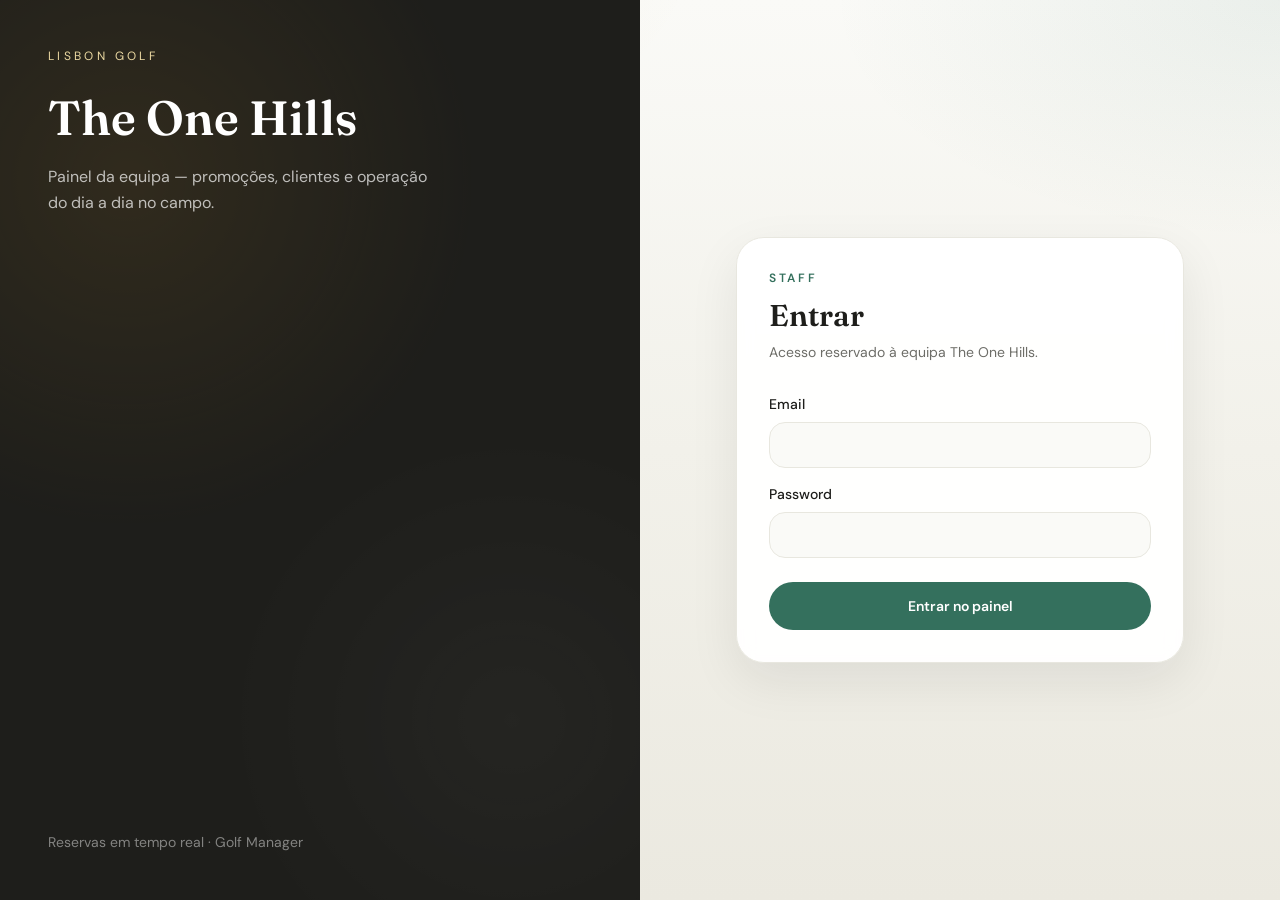
<file: index.html>
<!doctype html>
<html lang="pt">
  <head>
    <meta charset="UTF-8" />
    <meta name="viewport" content="width=device-width, initial-scale=1.0" />
    <title>The One Hills — Admin</title>
    <link rel="preconnect" href="https://fonts.googleapis.com" />
    <link rel="preconnect" href="https://fonts.gstatic.com" crossorigin />
    <link
      href="https://fonts.googleapis.com/css2?family=DM+Sans:ital,opsz,wght@0,9..40,400;0,9..40,500;0,9..40,600;0,9..40,700&family=Fraunces:opsz,wght@9..144,600;9..144,700&display=swap"
      rel="stylesheet"
    />
    <script type="module" crossorigin src="./assets/index-BE6hZ_y2.js"></script>
    <link rel="stylesheet" crossorigin href="./assets/index-CDrcdBH3.css">
  </head>
  <body>
    <div id="root"></div>
  </body>
</html>
</file>
<file: assets/index-CDrcdBH3.css>
*,:before,:after{--tw-border-spacing-x: 0;--tw-border-spacing-y: 0;--tw-translate-x: 0;--tw-translate-y: 0;--tw-rotate: 0;--tw-skew-x: 0;--tw-skew-y: 0;--tw-scale-x: 1;--tw-scale-y: 1;--tw-pan-x: ;--tw-pan-y: ;--tw-pinch-zoom: ;--tw-scroll-snap-strictness: proximity;--tw-gradient-from-position: ;--tw-gradient-via-position: ;--tw-gradient-to-position: ;--tw-ordinal: ;--tw-slashed-zero: ;--tw-numeric-figure: ;--tw-numeric-spacing: ;--tw-numeric-fraction: ;--tw-ring-inset: ;--tw-ring-offset-width: 0px;--tw-ring-offset-color: #fff;--tw-ring-color: rgb(59 130 246 / .5);--tw-ring-offset-shadow: 0 0 #0000;--tw-ring-shadow: 0 0 #0000;--tw-shadow: 0 0 #0000;--tw-shadow-colored: 0 0 #0000;--tw-blur: ;--tw-brightness: ;--tw-contrast: ;--tw-grayscale: ;--tw-hue-rotate: ;--tw-invert: ;--tw-saturate: ;--tw-sepia: ;--tw-drop-shadow: ;--tw-backdrop-blur: ;--tw-backdrop-brightness: ;--tw-backdrop-contrast: ;--tw-backdrop-grayscale: ;--tw-backdrop-hue-rotate: ;--tw-backdrop-invert: ;--tw-backdrop-opacity: ;--tw-backdrop-saturate: ;--tw-backdrop-sepia: ;--tw-contain-size: ;--tw-contain-layout: ;--tw-contain-paint: ;--tw-contain-style: }::backdrop{--tw-border-spacing-x: 0;--tw-border-spacing-y: 0;--tw-translate-x: 0;--tw-translate-y: 0;--tw-rotate: 0;--tw-skew-x: 0;--tw-skew-y: 0;--tw-scale-x: 1;--tw-scale-y: 1;--tw-pan-x: ;--tw-pan-y: ;--tw-pinch-zoom: ;--tw-scroll-snap-strictness: proximity;--tw-gradient-from-position: ;--tw-gradient-via-position: ;--tw-gradient-to-position: ;--tw-ordinal: ;--tw-slashed-zero: ;--tw-numeric-figure: ;--tw-numeric-spacing: ;--tw-numeric-fraction: ;--tw-ring-inset: ;--tw-ring-offset-width: 0px;--tw-ring-offset-color: #fff;--tw-ring-color: rgb(59 130 246 / .5);--tw-ring-offset-shadow: 0 0 #0000;--tw-ring-shadow: 0 0 #0000;--tw-shadow: 0 0 #0000;--tw-shadow-colored: 0 0 #0000;--tw-blur: ;--tw-brightness: ;--tw-contrast: ;--tw-grayscale: ;--tw-hue-rotate: ;--tw-invert: ;--tw-saturate: ;--tw-sepia: ;--tw-drop-shadow: ;--tw-backdrop-blur: ;--tw-backdrop-brightness: ;--tw-backdrop-contrast: ;--tw-backdrop-grayscale: ;--tw-backdrop-hue-rotate: ;--tw-backdrop-invert: ;--tw-backdrop-opacity: ;--tw-backdrop-saturate: ;--tw-backdrop-sepia: ;--tw-contain-size: ;--tw-contain-layout: ;--tw-contain-paint: ;--tw-contain-style: }*,:before,:after{box-sizing:border-box;border-width:0;border-style:solid;border-color:#e5e7eb}:before,:after{--tw-content: ""}html,:host{line-height:1.5;-webkit-text-size-adjust:100%;-moz-tab-size:4;-o-tab-size:4;tab-size:4;font-family:DM Sans,system-ui,sans-serif;font-feature-settings:normal;font-variation-settings:normal;-webkit-tap-highlight-color:transparent}body{margin:0;line-height:inherit}hr{height:0;color:inherit;border-top-width:1px}abbr:where([title]){-webkit-text-decoration:underline dotted;text-decoration:underline dotted}h1,h2,h3,h4,h5,h6{font-size:inherit;font-weight:inherit}a{color:inherit;text-decoration:inherit}b,strong{font-weight:bolder}code,kbd,samp,pre{font-family:ui-monospace,SFMono-Regular,Menlo,Monaco,Consolas,Liberation Mono,Courier New,monospace;font-feature-settings:normal;font-variation-settings:normal;font-size:1em}small{font-size:80%}sub,sup{font-size:75%;line-height:0;position:relative;vertical-align:baseline}sub{bottom:-.25em}sup{top:-.5em}table{text-indent:0;border-color:inherit;border-collapse:collapse}button,input,optgroup,select,textarea{font-family:inherit;font-feature-settings:inherit;font-variation-settings:inherit;font-size:100%;font-weight:inherit;line-height:inherit;letter-spacing:inherit;color:inherit;margin:0;padding:0}button,select{text-transform:none}button,input:where([type=button]),input:where([type=reset]),input:where([type=submit]){-webkit-appearance:button;background-color:transparent;background-image:none}:-moz-focusring{outline:auto}:-moz-ui-invalid{box-shadow:none}progress{vertical-align:baseline}::-webkit-inner-spin-button,::-webkit-outer-spin-button{height:auto}[type=search]{-webkit-appearance:textfield;outline-offset:-2px}::-webkit-search-decoration{-webkit-appearance:none}::-webkit-file-upload-button{-webkit-appearance:button;font:inherit}summary{display:list-item}blockquote,dl,dd,h1,h2,h3,h4,h5,h6,hr,figure,p,pre{margin:0}fieldset{margin:0;padding:0}legend{padding:0}ol,ul,menu{list-style:none;margin:0;padding:0}dialog{padding:0}textarea{resize:vertical}input::-moz-placeholder,textarea::-moz-placeholder{opacity:1;color:#9ca3af}input::placeholder,textarea::placeholder{opacity:1;color:#9ca3af}button,[role=button]{cursor:pointer}:disabled{cursor:default}img,svg,video,canvas,audio,iframe,embed,object{display:block;vertical-align:middle}img,video{max-width:100%;height:auto}[hidden]:where(:not([hidden=until-found])){display:none}.pointer-events-none{pointer-events:none}.visible{visibility:visible}.fixed{position:fixed}.absolute{position:absolute}.relative{position:relative}.inset-0{top:0;right:0;bottom:0;left:0}.inset-x-0{left:0;right:0}.-left-\[3px\]{left:-3px}.-right-\[3px\]{right:-3px}.bottom-0{bottom:0}.bottom-2{bottom:.5rem}.left-1\/2{left:50%}.left-2{left:.5rem}.right-2{right:.5rem}.right-3{right:.75rem}.top-2{top:.5rem}.top-2\.5{top:.625rem}.top-3{top:.75rem}.top-\[100px\]{top:100px}.top-\[140px\]{top:140px}.top-\[160px\]{top:160px}.top-\[200px\]{top:200px}.z-10{z-index:10}.z-20{z-index:20}.z-30{z-index:30}.z-40{z-index:40}.order-1{order:1}.order-2{order:2}.col-span-1{grid-column:span 1 / span 1}.col-span-2{grid-column:span 2 / span 2}.-mx-1{margin-left:-.25rem;margin-right:-.25rem}.mx-3{margin-left:.75rem;margin-right:.75rem}.mx-auto{margin-left:auto;margin-right:auto}.mb-0\.5{margin-bottom:.125rem}.mb-2{margin-bottom:.5rem}.mb-2\.5{margin-bottom:.625rem}.mt-0\.5{margin-top:.125rem}.mt-1{margin-top:.25rem}.mt-2{margin-top:.5rem}.mt-2\.5{margin-top:.625rem}.mt-3{margin-top:.75rem}.mt-4{margin-top:1rem}.mt-5{margin-top:1.25rem}.mt-6{margin-top:1.5rem}.mt-8{margin-top:2rem}.mt-auto{margin-top:auto}.line-clamp-1{overflow:hidden;display:-webkit-box;-webkit-box-orient:vertical;-webkit-line-clamp:1}.line-clamp-2{overflow:hidden;display:-webkit-box;-webkit-box-orient:vertical;-webkit-line-clamp:2}.block{display:block}.flex{display:flex}.inline-flex{display:inline-flex}.table{display:table}.grid{display:grid}.hidden{display:none}.h-1{height:.25rem}.h-10{height:2.5rem}.h-11{height:2.75rem}.h-12{height:3rem}.h-16{height:4rem}.h-2{height:.5rem}.h-20{height:5rem}.h-28{height:7rem}.h-5{height:1.25rem}.h-6{height:1.5rem}.h-7{height:1.75rem}.h-8{height:2rem}.h-\[188px\]{height:188px}.h-\[22px\]{height:22px}.h-\[450px\]{height:450px}.h-fit{height:-moz-fit-content;height:fit-content}.h-full{height:100%}.max-h-56{max-height:14rem}.max-h-\[520px\]{max-height:520px}.min-h-11{min-height:2.75rem}.min-h-12{min-height:3rem}.min-h-\[112px\]{min-height:112px}.min-h-\[120px\]{min-height:120px}.min-h-\[152px\]{min-height:152px}.min-h-\[200px\]{min-height:200px}.min-h-screen{min-height:100vh}.w-1\.5{width:.375rem}.w-10{width:2.5rem}.w-2{width:.5rem}.w-5{width:1.25rem}.w-6{width:1.5rem}.w-7{width:1.75rem}.w-8{width:2rem}.w-\[108px\]{width:108px}.w-\[140px\]{width:140px}.w-\[200px\]{width:200px}.w-\[3px\]{width:3px}.w-\[88\%\]{width:88%}.w-\[90px\]{width:90px}.w-\[94\%\]{width:94%}.w-fit{width:-moz-fit-content;width:fit-content}.w-full{width:100%}.min-w-0{min-width:0px}.min-w-\[160px\]{min-width:160px}.min-w-\[22px\]{min-width:22px}.min-w-\[64px\]{min-width:64px}.max-w-2xl{max-width:42rem}.max-w-7xl{max-width:80rem}.max-w-\[300px\]{max-width:300px}.max-w-lg{max-width:32rem}.max-w-md{max-width:28rem}.max-w-sm{max-width:24rem}.max-w-xl{max-width:36rem}.flex-1{flex:1 1 0%}.flex-\[2\]{flex:2}.shrink-0{flex-shrink:0}.-translate-x-1\/2{--tw-translate-x: -50%;transform:translate(var(--tw-translate-x),var(--tw-translate-y)) rotate(var(--tw-rotate)) skew(var(--tw-skew-x)) skewY(var(--tw-skew-y)) scaleX(var(--tw-scale-x)) scaleY(var(--tw-scale-y))}.scale-105{--tw-scale-x: 1.05;--tw-scale-y: 1.05;transform:translate(var(--tw-translate-x),var(--tw-translate-y)) rotate(var(--tw-rotate)) skew(var(--tw-skew-x)) skewY(var(--tw-skew-y)) scaleX(var(--tw-scale-x)) scaleY(var(--tw-scale-y))}.transform{transform:translate(var(--tw-translate-x),var(--tw-translate-y)) rotate(var(--tw-rotate)) skew(var(--tw-skew-x)) skewY(var(--tw-skew-y)) scaleX(var(--tw-scale-x)) scaleY(var(--tw-scale-y))}.cursor-grab{cursor:grab}.cursor-pointer{cursor:pointer}.touch-none{touch-action:none}.snap-x{scroll-snap-type:x var(--tw-scroll-snap-strictness)}.snap-mandatory{--tw-scroll-snap-strictness: mandatory}.snap-center{scroll-snap-align:center}.auto-rows-min{grid-auto-rows:min-content}.grid-cols-2{grid-template-columns:repeat(2,minmax(0,1fr))}.grid-cols-4{grid-template-columns:repeat(4,minmax(0,1fr))}.flex-col{flex-direction:column}.flex-wrap{flex-wrap:wrap}.items-start{align-items:flex-start}.items-end{align-items:flex-end}.items-center{align-items:center}.justify-end{justify-content:flex-end}.justify-center{justify-content:center}.justify-between{justify-content:space-between}.gap-0{gap:0px}.gap-0\.5{gap:.125rem}.gap-1{gap:.25rem}.gap-1\.5{gap:.375rem}.gap-2{gap:.5rem}.gap-2\.5{gap:.625rem}.gap-3{gap:.75rem}.gap-4{gap:1rem}.gap-6{gap:1.5rem}.space-y-1>:not([hidden])~:not([hidden]){--tw-space-y-reverse: 0;margin-top:calc(.25rem * calc(1 - var(--tw-space-y-reverse)));margin-bottom:calc(.25rem * var(--tw-space-y-reverse))}.space-y-2>:not([hidden])~:not([hidden]){--tw-space-y-reverse: 0;margin-top:calc(.5rem * calc(1 - var(--tw-space-y-reverse)));margin-bottom:calc(.5rem * var(--tw-space-y-reverse))}.space-y-3>:not([hidden])~:not([hidden]){--tw-space-y-reverse: 0;margin-top:calc(.75rem * calc(1 - var(--tw-space-y-reverse)));margin-bottom:calc(.75rem * var(--tw-space-y-reverse))}.space-y-4>:not([hidden])~:not([hidden]){--tw-space-y-reverse: 0;margin-top:calc(1rem * calc(1 - var(--tw-space-y-reverse)));margin-bottom:calc(1rem * var(--tw-space-y-reverse))}.space-y-6>:not([hidden])~:not([hidden]){--tw-space-y-reverse: 0;margin-top:calc(1.5rem * calc(1 - var(--tw-space-y-reverse)));margin-bottom:calc(1.5rem * var(--tw-space-y-reverse))}.overflow-hidden{overflow:hidden}.overflow-x-auto{overflow-x:auto}.overflow-y-auto{overflow-y:auto}.overscroll-contain{overscroll-behavior:contain}.truncate{overflow:hidden;text-overflow:ellipsis;white-space:nowrap}.whitespace-nowrap{white-space:nowrap}.rounded{border-radius:.25rem}.rounded-2xl{border-radius:1rem}.rounded-3xl{border-radius:1.5rem}.rounded-\[24px\]{border-radius:24px}.rounded-\[28px\]{border-radius:28px}.rounded-\[34px\]{border-radius:34px}.rounded-\[44px\]{border-radius:44px}.rounded-full{border-radius:9999px}.rounded-lg{border-radius:.5rem}.rounded-xl{border-radius:.75rem}.rounded-l-sm{border-top-left-radius:.125rem;border-bottom-left-radius:.125rem}.rounded-r-sm{border-top-right-radius:.125rem;border-bottom-right-radius:.125rem}.border{border-width:1px}.border-b{border-bottom-width:1px}.border-t{border-top-width:1px}.border-dashed{border-style:dashed}.border-amber-200{--tw-border-opacity: 1;border-color:rgb(253 230 138 / var(--tw-border-opacity, 1))}.border-border{--tw-border-opacity: 1;border-color:rgb(232 231 223 / var(--tw-border-opacity, 1))}.border-border\/70{border-color:#e8e7dfb3}.border-border\/80{border-color:#e8e7dfcc}.border-danger\/30{border-color:#a73d3d4d}.border-emerald-200{--tw-border-opacity: 1;border-color:rgb(167 243 208 / var(--tw-border-opacity, 1))}.border-fairway{--tw-border-opacity: 1;border-color:rgb(52 112 93 / var(--tw-border-opacity, 1))}.border-gold{--tw-border-opacity: 1;border-color:rgb(184 134 11 / var(--tw-border-opacity, 1))}.border-gold\/25{border-color:#b8860b40}.border-rose-200{--tw-border-opacity: 1;border-color:rgb(254 205 211 / var(--tw-border-opacity, 1))}.border-white\/10{border-color:#ffffff1a}.bg-\[\#1E1E1B\]{--tw-bg-opacity: 1;background-color:rgb(30 30 27 / var(--tw-bg-opacity, 1))}.bg-\[\#1a1a1a\]{--tw-bg-opacity: 1;background-color:rgb(26 26 26 / var(--tw-bg-opacity, 1))}.bg-\[\#F2F1EA\]{--tw-bg-opacity: 1;background-color:rgb(242 241 234 / var(--tw-bg-opacity, 1))}.bg-\[\#FAFAF7\]{--tw-bg-opacity: 1;background-color:rgb(250 250 247 / var(--tw-bg-opacity, 1))}.bg-amber-50{--tw-bg-opacity: 1;background-color:rgb(255 251 235 / var(--tw-bg-opacity, 1))}.bg-amber-500{--tw-bg-opacity: 1;background-color:rgb(245 158 11 / var(--tw-bg-opacity, 1))}.bg-black{--tw-bg-opacity: 1;background-color:rgb(0 0 0 / var(--tw-bg-opacity, 1))}.bg-border{--tw-bg-opacity: 1;background-color:rgb(232 231 223 / var(--tw-bg-opacity, 1))}.bg-canvas{--tw-bg-opacity: 1;background-color:rgb(250 250 247 / var(--tw-bg-opacity, 1))}.bg-canvas\/60{background-color:#fafaf799}.bg-canvas\/70{background-color:#fafaf7b3}.bg-danger\/10{background-color:#a73d3d1a}.bg-danger\/5{background-color:#a73d3d0d}.bg-emerald-100{--tw-bg-opacity: 1;background-color:rgb(209 250 229 / var(--tw-bg-opacity, 1))}.bg-emerald-50{--tw-bg-opacity: 1;background-color:rgb(236 253 245 / var(--tw-bg-opacity, 1))}.bg-emerald-500{--tw-bg-opacity: 1;background-color:rgb(16 185 129 / var(--tw-bg-opacity, 1))}.bg-fairway{--tw-bg-opacity: 1;background-color:rgb(52 112 93 / var(--tw-bg-opacity, 1))}.bg-fairway-deep{--tw-bg-opacity: 1;background-color:rgb(30 30 27 / var(--tw-bg-opacity, 1))}.bg-gold{--tw-bg-opacity: 1;background-color:rgb(184 134 11 / var(--tw-bg-opacity, 1))}.bg-gold-soft\/40{background-color:#ebd9a266}.bg-gold-soft\/50{background-color:#ebd9a280}.bg-gold-soft\/60{background-color:#ebd9a299}.bg-gold\/95{background-color:#b8860bf2}.bg-ink{--tw-bg-opacity: 1;background-color:rgb(30 30 27 / var(--tw-bg-opacity, 1))}.bg-ink\/80{background-color:#1e1e1bcc}.bg-ink\/85{background-color:#1e1e1bd9}.bg-rose-50{--tw-bg-opacity: 1;background-color:rgb(255 241 242 / var(--tw-bg-opacity, 1))}.bg-rose-500{--tw-bg-opacity: 1;background-color:rgb(244 63 94 / var(--tw-bg-opacity, 1))}.bg-surface{--tw-bg-opacity: 1;background-color:rgb(255 255 255 / var(--tw-bg-opacity, 1))}.bg-surface\/90{background-color:#ffffffe6}.bg-surface\/95{background-color:#fffffff2}.bg-white{--tw-bg-opacity: 1;background-color:rgb(255 255 255 / var(--tw-bg-opacity, 1))}.bg-white\/70{background-color:#ffffffb3}.bg-white\/80{background-color:#fffc}.bg-white\/90{background-color:#ffffffe6}.bg-white\/95{background-color:#fffffff2}.bg-gradient-to-b{background-image:linear-gradient(to bottom,var(--tw-gradient-stops))}.bg-gradient-to-t{background-image:linear-gradient(to top,var(--tw-gradient-stops))}.from-\[\#2a2a2a\]{--tw-gradient-from: #2a2a2a var(--tw-gradient-from-position);--tw-gradient-to: rgb(42 42 42 / 0) var(--tw-gradient-to-position);--tw-gradient-stops: var(--tw-gradient-from), var(--tw-gradient-to)}.from-\[\#f2f1ea\]{--tw-gradient-from: #f2f1ea var(--tw-gradient-from-position);--tw-gradient-to: rgb(242 241 234 / 0) var(--tw-gradient-to-position);--tw-gradient-stops: var(--tw-gradient-from), var(--tw-gradient-to)}.from-black\/75{--tw-gradient-from: rgb(0 0 0 / .75) var(--tw-gradient-from-position);--tw-gradient-to: rgb(0 0 0 / 0) var(--tw-gradient-to-position);--tw-gradient-stops: var(--tw-gradient-from), var(--tw-gradient-to)}.via-black\/25{--tw-gradient-to: rgb(0 0 0 / 0) var(--tw-gradient-to-position);--tw-gradient-stops: var(--tw-gradient-from), rgb(0 0 0 / .25) var(--tw-gradient-via-position), var(--tw-gradient-to)}.via-black\/30{--tw-gradient-to: rgb(0 0 0 / 0) var(--tw-gradient-to-position);--tw-gradient-stops: var(--tw-gradient-from), rgb(0 0 0 / .3) var(--tw-gradient-via-position), var(--tw-gradient-to)}.to-\[\#0a0a0a\]{--tw-gradient-to: #0a0a0a var(--tw-gradient-to-position)}.to-\[\#e8e7df\]{--tw-gradient-to: #e8e7df var(--tw-gradient-to-position)}.to-black\/10{--tw-gradient-to: rgb(0 0 0 / .1) var(--tw-gradient-to-position)}.to-black\/5{--tw-gradient-to: rgb(0 0 0 / .05) var(--tw-gradient-to-position)}.object-cover{-o-object-fit:cover;object-fit:cover}.p-0\.5{padding:.125rem}.p-12{padding:3rem}.p-2\.5{padding:.625rem}.p-3{padding:.75rem}.p-4{padding:1rem}.p-5{padding:1.25rem}.p-6{padding:1.5rem}.p-7{padding:1.75rem}.p-8{padding:2rem}.p-\[11px\]{padding:11px}.px-1{padding-left:.25rem;padding-right:.25rem}.px-1\.5{padding-left:.375rem;padding-right:.375rem}.px-2{padding-left:.5rem;padding-right:.5rem}.px-2\.5{padding-left:.625rem;padding-right:.625rem}.px-3{padding-left:.75rem;padding-right:.75rem}.px-3\.5{padding-left:.875rem;padding-right:.875rem}.px-4{padding-left:1rem;padding-right:1rem}.px-5{padding-left:1.25rem;padding-right:1.25rem}.px-6{padding-left:1.5rem;padding-right:1.5rem}.px-7{padding-left:1.75rem;padding-right:1.75rem}.py-0\.5{padding-top:.125rem;padding-bottom:.125rem}.py-1{padding-top:.25rem;padding-bottom:.25rem}.py-1\.5{padding-top:.375rem;padding-bottom:.375rem}.py-10{padding-top:2.5rem;padding-bottom:2.5rem}.py-12{padding-top:3rem;padding-bottom:3rem}.py-2{padding-top:.5rem;padding-bottom:.5rem}.py-2\.5{padding-top:.625rem;padding-bottom:.625rem}.py-3{padding-top:.75rem;padding-bottom:.75rem}.py-3\.5{padding-top:.875rem;padding-bottom:.875rem}.pb-1{padding-bottom:.25rem}.pb-1\.5{padding-bottom:.375rem}.pb-2{padding-bottom:.5rem}.pb-4{padding-bottom:1rem}.pb-7{padding-bottom:1.75rem}.pb-8{padding-bottom:2rem}.pb-9{padding-bottom:2.25rem}.pr-0\.5{padding-right:.125rem}.pt-1{padding-top:.25rem}.text-left{text-align:left}.text-center{text-align:center}.text-right{text-align:right}.font-display{font-family:Fraunces,Georgia,serif}.text-2xl{font-size:1.5rem;line-height:2rem}.text-3xl{font-size:1.875rem;line-height:2.25rem}.text-4xl{font-size:2.25rem;line-height:2.5rem}.text-5xl{font-size:3rem;line-height:1}.text-\[10px\]{font-size:10px}.text-\[11px\]{font-size:11px}.text-\[12px\]{font-size:12px}.text-\[14px\]{font-size:14px}.text-\[15px\]{font-size:15px}.text-\[20px\]{font-size:20px}.text-\[22px\]{font-size:22px}.text-\[8px\]{font-size:8px}.text-\[9px\]{font-size:9px}.text-base{font-size:1rem;line-height:1.5rem}.text-lg{font-size:1.125rem;line-height:1.75rem}.text-sm{font-size:.875rem;line-height:1.25rem}.text-xl{font-size:1.25rem;line-height:1.75rem}.text-xs{font-size:.75rem;line-height:1rem}.font-bold{font-weight:700}.font-medium{font-weight:500}.font-semibold{font-weight:600}.uppercase{text-transform:uppercase}.capitalize{text-transform:capitalize}.tabular-nums{--tw-numeric-spacing: tabular-nums;font-variant-numeric:var(--tw-ordinal) var(--tw-slashed-zero) var(--tw-numeric-figure) var(--tw-numeric-spacing) var(--tw-numeric-fraction)}.leading-none{line-height:1}.leading-relaxed{line-height:1.625}.leading-tight{line-height:1.25}.tracking-\[0\.14em\]{letter-spacing:.14em}.tracking-\[0\.16em\]{letter-spacing:.16em}.tracking-\[0\.18em\]{letter-spacing:.18em}.tracking-\[0\.22em\]{letter-spacing:.22em}.tracking-\[0\.28em\]{letter-spacing:.28em}.tracking-\[0\.2em\]{letter-spacing:.2em}.tracking-tight{letter-spacing:-.025em}.tracking-tighter{letter-spacing:-.05em}.tracking-wide{letter-spacing:.025em}.text-amber-700{--tw-text-opacity: 1;color:rgb(180 83 9 / var(--tw-text-opacity, 1))}.text-amber-900{--tw-text-opacity: 1;color:rgb(120 53 15 / var(--tw-text-opacity, 1))}.text-danger{--tw-text-opacity: 1;color:rgb(167 61 61 / var(--tw-text-opacity, 1))}.text-emerald-700{--tw-text-opacity: 1;color:rgb(4 120 87 / var(--tw-text-opacity, 1))}.text-emerald-800{--tw-text-opacity: 1;color:rgb(6 95 70 / var(--tw-text-opacity, 1))}.text-fairway{--tw-text-opacity: 1;color:rgb(52 112 93 / var(--tw-text-opacity, 1))}.text-gold{--tw-text-opacity: 1;color:rgb(184 134 11 / var(--tw-text-opacity, 1))}.text-gold-soft{--tw-text-opacity: 1;color:rgb(235 217 162 / var(--tw-text-opacity, 1))}.text-ink{--tw-text-opacity: 1;color:rgb(30 30 27 / var(--tw-text-opacity, 1))}.text-ink-muted{--tw-text-opacity: 1;color:rgb(109 109 103 / var(--tw-text-opacity, 1))}.text-rose-700{--tw-text-opacity: 1;color:rgb(190 18 60 / var(--tw-text-opacity, 1))}.text-rose-900{--tw-text-opacity: 1;color:rgb(136 19 55 / var(--tw-text-opacity, 1))}.text-white{--tw-text-opacity: 1;color:rgb(255 255 255 / var(--tw-text-opacity, 1))}.text-white\/45{color:#ffffff73}.text-white\/50{color:#ffffff80}.text-white\/65{color:#ffffffa6}.text-white\/70{color:#ffffffb3}.text-white\/80{color:#fffc}.text-white\/85{color:#ffffffd9}.underline{text-decoration-line:underline}.underline-offset-4{text-underline-offset:4px}.opacity-0{opacity:0}.opacity-100{opacity:1}.opacity-35{opacity:.35}.opacity-40{opacity:.4}.opacity-80{opacity:.8}.opacity-95{opacity:.95}.shadow-2xl{--tw-shadow: 0 25px 50px -12px rgb(0 0 0 / .25);--tw-shadow-colored: 0 25px 50px -12px var(--tw-shadow-color);box-shadow:var(--tw-ring-offset-shadow, 0 0 #0000),var(--tw-ring-shadow, 0 0 #0000),var(--tw-shadow)}.shadow-\[0_10px_24px_rgba\(0\,0\,0\,0\.08\)\]{--tw-shadow: 0 10px 24px rgba(0,0,0,.08);--tw-shadow-colored: 0 10px 24px var(--tw-shadow-color);box-shadow:var(--tw-ring-offset-shadow, 0 0 #0000),var(--tw-ring-shadow, 0 0 #0000),var(--tw-shadow)}.shadow-\[0_25px_60px_rgba\(0\,0\,0\,0\.35\)\]{--tw-shadow: 0 25px 60px rgba(0,0,0,.35);--tw-shadow-colored: 0 25px 60px var(--tw-shadow-color);box-shadow:var(--tw-ring-offset-shadow, 0 0 #0000),var(--tw-ring-shadow, 0 0 #0000),var(--tw-shadow)}.shadow-\[0_3px_10px_rgba\(184\,134\,11\,0\.35\)\]{--tw-shadow: 0 3px 10px rgba(184,134,11,.35);--tw-shadow-colored: 0 3px 10px var(--tw-shadow-color);box-shadow:var(--tw-ring-offset-shadow, 0 0 #0000),var(--tw-ring-shadow, 0 0 #0000),var(--tw-shadow)}.shadow-\[0_8px_20px_rgba\(0\,0\,0\,0\.06\)\]{--tw-shadow: 0 8px 20px rgba(0,0,0,.06);--tw-shadow-colored: 0 8px 20px var(--tw-shadow-color);box-shadow:var(--tw-ring-offset-shadow, 0 0 #0000),var(--tw-ring-shadow, 0 0 #0000),var(--tw-shadow)}.shadow-inner{--tw-shadow: inset 0 2px 4px 0 rgb(0 0 0 / .05);--tw-shadow-colored: inset 0 2px 4px 0 var(--tw-shadow-color);box-shadow:var(--tw-ring-offset-shadow, 0 0 #0000),var(--tw-ring-shadow, 0 0 #0000),var(--tw-shadow)}.shadow-lg{--tw-shadow: 0 10px 15px -3px rgb(0 0 0 / .1), 0 4px 6px -4px rgb(0 0 0 / .1);--tw-shadow-colored: 0 10px 15px -3px var(--tw-shadow-color), 0 4px 6px -4px var(--tw-shadow-color);box-shadow:var(--tw-ring-offset-shadow, 0 0 #0000),var(--tw-ring-shadow, 0 0 #0000),var(--tw-shadow)}.shadow-md{--tw-shadow: 0 4px 6px -1px rgb(0 0 0 / .1), 0 2px 4px -2px rgb(0 0 0 / .1);--tw-shadow-colored: 0 4px 6px -1px var(--tw-shadow-color), 0 2px 4px -2px var(--tw-shadow-color);box-shadow:var(--tw-ring-offset-shadow, 0 0 #0000),var(--tw-ring-shadow, 0 0 #0000),var(--tw-shadow)}.shadow-pill{--tw-shadow: 0 2px 8px rgba(0, 0, 0, .08);--tw-shadow-colored: 0 2px 8px var(--tw-shadow-color);box-shadow:var(--tw-ring-offset-shadow, 0 0 #0000),var(--tw-ring-shadow, 0 0 #0000),var(--tw-shadow)}.shadow-sm{--tw-shadow: 0 1px 2px 0 rgb(0 0 0 / .05);--tw-shadow-colored: 0 1px 2px 0 var(--tw-shadow-color);box-shadow:var(--tw-ring-offset-shadow, 0 0 #0000),var(--tw-ring-shadow, 0 0 #0000),var(--tw-shadow)}.shadow-soft{--tw-shadow: 0 18px 50px rgba(30, 30, 27, .08);--tw-shadow-colored: 0 18px 50px var(--tw-shadow-color);box-shadow:var(--tw-ring-offset-shadow, 0 0 #0000),var(--tw-ring-shadow, 0 0 #0000),var(--tw-shadow)}.outline-none{outline:2px solid transparent;outline-offset:2px}.ring-2{--tw-ring-offset-shadow: var(--tw-ring-inset) 0 0 0 var(--tw-ring-offset-width) var(--tw-ring-offset-color);--tw-ring-shadow: var(--tw-ring-inset) 0 0 0 calc(2px + var(--tw-ring-offset-width)) var(--tw-ring-color);box-shadow:var(--tw-ring-offset-shadow),var(--tw-ring-shadow),var(--tw-shadow, 0 0 #0000)}.ring-gold\/25{--tw-ring-color: rgb(184 134 11 / .25)}.ring-gold\/30{--tw-ring-color: rgb(184 134 11 / .3)}.filter{filter:var(--tw-blur) var(--tw-brightness) var(--tw-contrast) var(--tw-grayscale) var(--tw-hue-rotate) var(--tw-invert) var(--tw-saturate) var(--tw-sepia) var(--tw-drop-shadow)}.backdrop-blur{--tw-backdrop-blur: blur(8px);-webkit-backdrop-filter:var(--tw-backdrop-blur) var(--tw-backdrop-brightness) var(--tw-backdrop-contrast) var(--tw-backdrop-grayscale) var(--tw-backdrop-hue-rotate) var(--tw-backdrop-invert) var(--tw-backdrop-opacity) var(--tw-backdrop-saturate) var(--tw-backdrop-sepia);backdrop-filter:var(--tw-backdrop-blur) var(--tw-backdrop-brightness) var(--tw-backdrop-contrast) var(--tw-backdrop-grayscale) var(--tw-backdrop-hue-rotate) var(--tw-backdrop-invert) var(--tw-backdrop-opacity) var(--tw-backdrop-saturate) var(--tw-backdrop-sepia)}.backdrop-blur-sm{--tw-backdrop-blur: blur(4px);-webkit-backdrop-filter:var(--tw-backdrop-blur) var(--tw-backdrop-brightness) var(--tw-backdrop-contrast) var(--tw-backdrop-grayscale) var(--tw-backdrop-hue-rotate) var(--tw-backdrop-invert) var(--tw-backdrop-opacity) var(--tw-backdrop-saturate) var(--tw-backdrop-sepia);backdrop-filter:var(--tw-backdrop-blur) var(--tw-backdrop-brightness) var(--tw-backdrop-contrast) var(--tw-backdrop-grayscale) var(--tw-backdrop-hue-rotate) var(--tw-backdrop-invert) var(--tw-backdrop-opacity) var(--tw-backdrop-saturate) var(--tw-backdrop-sepia)}.transition{transition-property:color,background-color,border-color,text-decoration-color,fill,stroke,opacity,box-shadow,transform,filter,backdrop-filter;transition-timing-function:cubic-bezier(.4,0,.2,1);transition-duration:.15s}.transition-shadow{transition-property:box-shadow;transition-timing-function:cubic-bezier(.4,0,.2,1);transition-duration:.15s}:root{color-scheme:light}body{margin:0;min-height:100vh;font-family:DM Sans,system-ui,sans-serif;background:radial-gradient(1100px 560px at 8% -8%,rgba(184,134,11,.1),transparent 55%),radial-gradient(900px 480px at 100% 0%,rgba(52,112,93,.08),transparent 50%),linear-gradient(180deg,#fafaf7,#f2f1ea,#ebe9e0);color:#1e1e1b}#root{min-height:100vh}::-moz-selection{background:#b8860b38}::selection{background:#b8860b38}.phone-scroll{scrollbar-width:none;-ms-overflow-style:none}.phone-scroll::-webkit-scrollbar{display:none}.premium-toggle{display:inline-flex;padding:4px;border-radius:9999px;background:#f2f1ea;border:1px solid #e8e7df}.premium-toggle button{border-radius:9999px;padding:.45rem .85rem;font-size:12px;font-weight:500;color:#6d6d67;transition:all .16s ease}.premium-toggle button[data-active=true]{background:#fff;color:#1e1e1b;font-weight:700;box-shadow:0 2px 8px #00000014}.last\:border-0:last-child{border-width:0px}.hover\:border-fairway\/40:hover{border-color:#34705d66}.hover\:border-gold\/35:hover{border-color:#b8860b59}.hover\:border-gold\/40:hover{border-color:#b8860b66}.hover\:bg-canvas:hover{--tw-bg-opacity: 1;background-color:rgb(250 250 247 / var(--tw-bg-opacity, 1))}.hover\:bg-fairway-deep:hover{--tw-bg-opacity: 1;background-color:rgb(30 30 27 / var(--tw-bg-opacity, 1))}.hover\:bg-gold-soft:hover{--tw-bg-opacity: 1;background-color:rgb(235 217 162 / var(--tw-bg-opacity, 1))}.hover\:bg-ink\/90:hover{background-color:#1e1e1be6}.hover\:bg-white\/10:hover{background-color:#ffffff1a}.hover\:bg-white\/15:hover{background-color:#ffffff26}.hover\:text-ink:hover{--tw-text-opacity: 1;color:rgb(30 30 27 / var(--tw-text-opacity, 1))}.hover\:text-white:hover{--tw-text-opacity: 1;color:rgb(255 255 255 / var(--tw-text-opacity, 1))}.focus\:border-gold:focus{--tw-border-opacity: 1;border-color:rgb(184 134 11 / var(--tw-border-opacity, 1))}.focus\:ring-2:focus{--tw-ring-offset-shadow: var(--tw-ring-inset) 0 0 0 var(--tw-ring-offset-width) var(--tw-ring-offset-color);--tw-ring-shadow: var(--tw-ring-inset) 0 0 0 calc(2px + var(--tw-ring-offset-width)) var(--tw-ring-color);box-shadow:var(--tw-ring-offset-shadow),var(--tw-ring-shadow),var(--tw-shadow, 0 0 #0000)}.focus\:ring-gold\/20:focus{--tw-ring-color: rgb(184 134 11 / .2)}.active\:scale-95:active{--tw-scale-x: .95;--tw-scale-y: .95;transform:translate(var(--tw-translate-x),var(--tw-translate-y)) rotate(var(--tw-rotate)) skew(var(--tw-skew-x)) skewY(var(--tw-skew-y)) scaleX(var(--tw-scale-x)) scaleY(var(--tw-scale-y))}.active\:cursor-grabbing:active{cursor:grabbing}.disabled\:cursor-not-allowed:disabled{cursor:not-allowed}.disabled\:opacity-30:disabled{opacity:.3}.disabled\:opacity-60:disabled{opacity:.6}.group:hover .group-hover\:opacity-100{opacity:1}@media (min-width: 640px){.sm\:flex{display:flex}.sm\:hidden{display:none}.sm\:min-h-\[164px\]{min-height:164px}.sm\:min-h-\[228px\]{min-height:228px}.sm\:grid-cols-2{grid-template-columns:repeat(2,minmax(0,1fr))}.sm\:grid-cols-4{grid-template-columns:repeat(4,minmax(0,1fr))}.sm\:p-10{padding:2.5rem}.sm\:p-6{padding:1.5rem}.sm\:text-2xl{font-size:1.5rem;line-height:2rem}.sm\:text-\[15px\]{font-size:15px}.sm\:text-xs{font-size:.75rem;line-height:1rem}}@media (min-width: 1024px){.lg\:col-span-2{grid-column:span 2 / span 2}.lg\:block{display:block}.lg\:flex{display:flex}.lg\:grid{display:grid}.lg\:min-h-screen{min-height:100vh}.lg\:grid-cols-2{grid-template-columns:repeat(2,minmax(0,1fr))}.lg\:grid-cols-\[248px_1fr\]{grid-template-columns:248px 1fr}.lg\:flex-col{flex-direction:column}.lg\:border-b-0{border-bottom-width:0px}.lg\:p-10{padding:2.5rem}}@media (min-width: 1280px){.xl\:sticky{position:sticky}.xl\:top-8{top:2rem}.xl\:order-1{order:1}.xl\:order-2{order:2}.xl\:mt-8{margin-top:2rem}.xl\:grid{display:grid}.xl\:grid-cols-4{grid-template-columns:repeat(4,minmax(0,1fr))}.xl\:grid-cols-\[minmax\(0\,1fr\)_min\(100\%\,540px\)\]{grid-template-columns:minmax(0,1fr) min(100%,540px)}}
</file>
